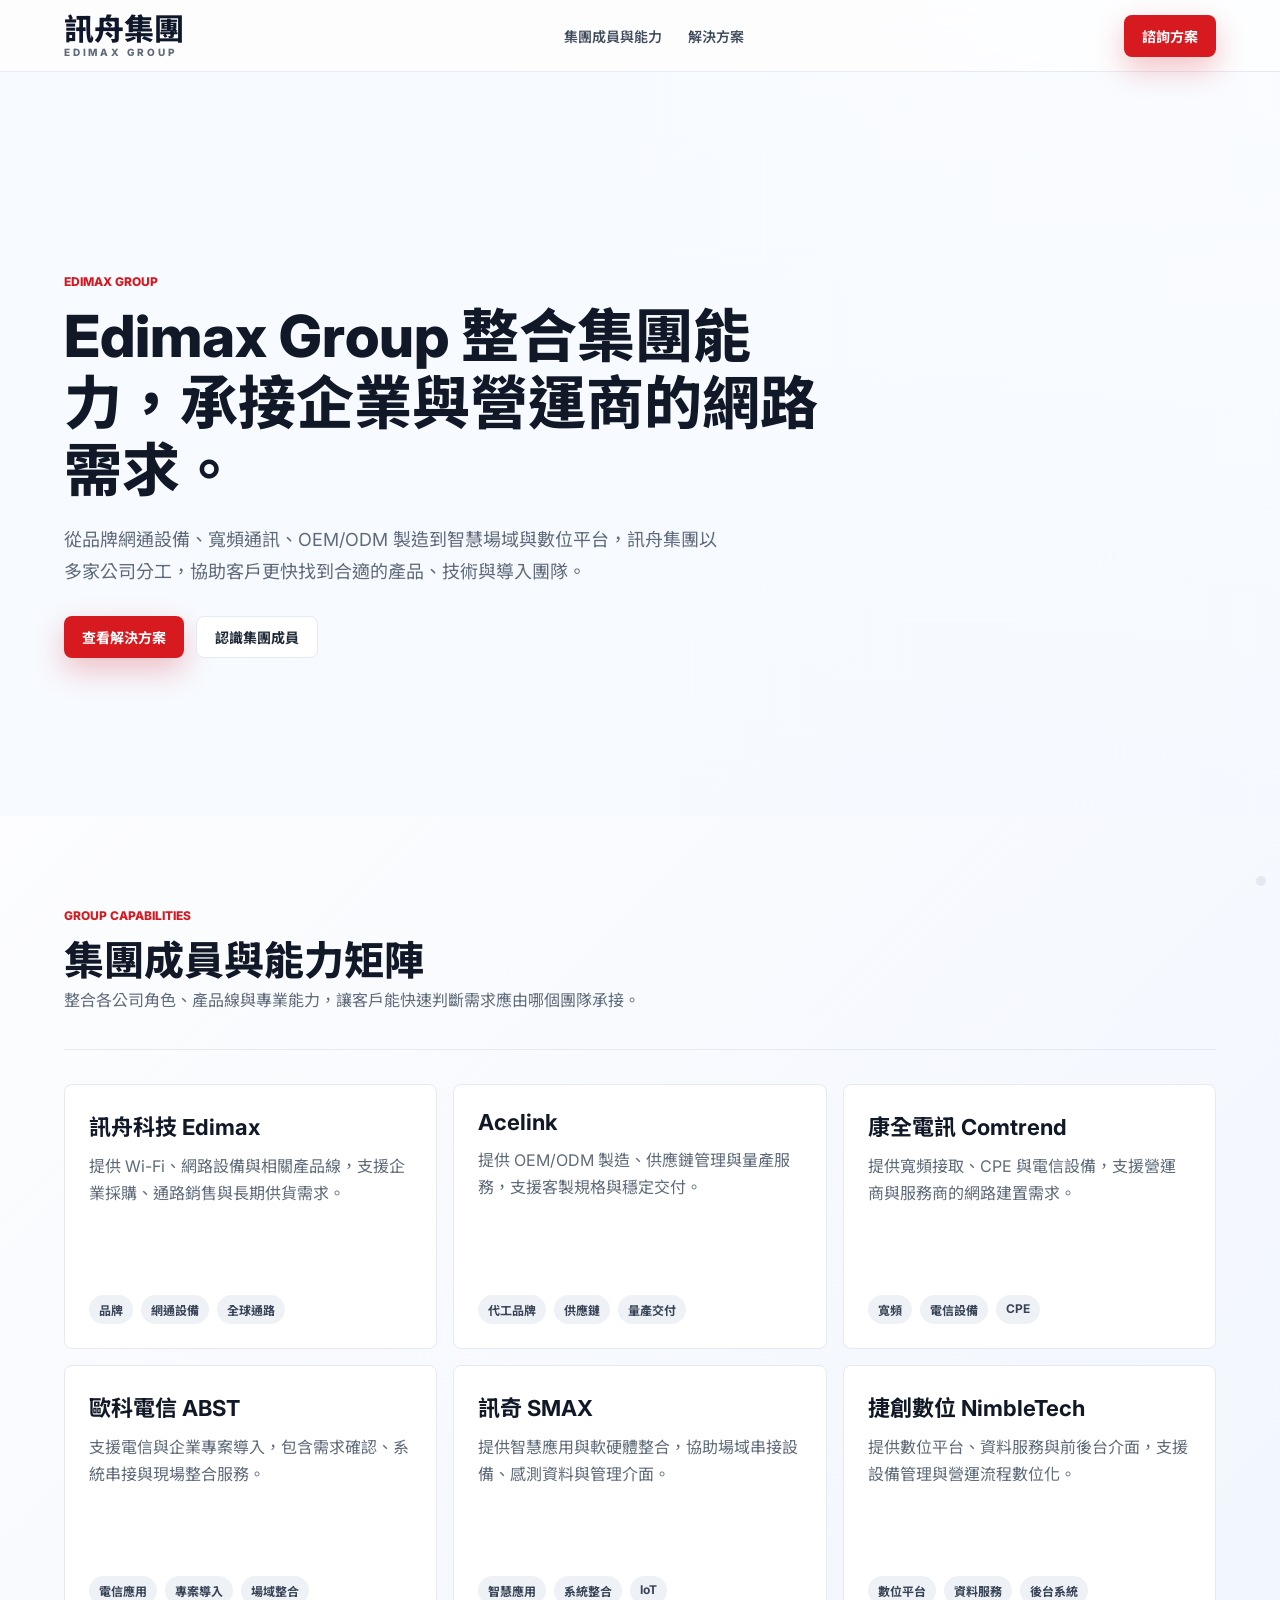
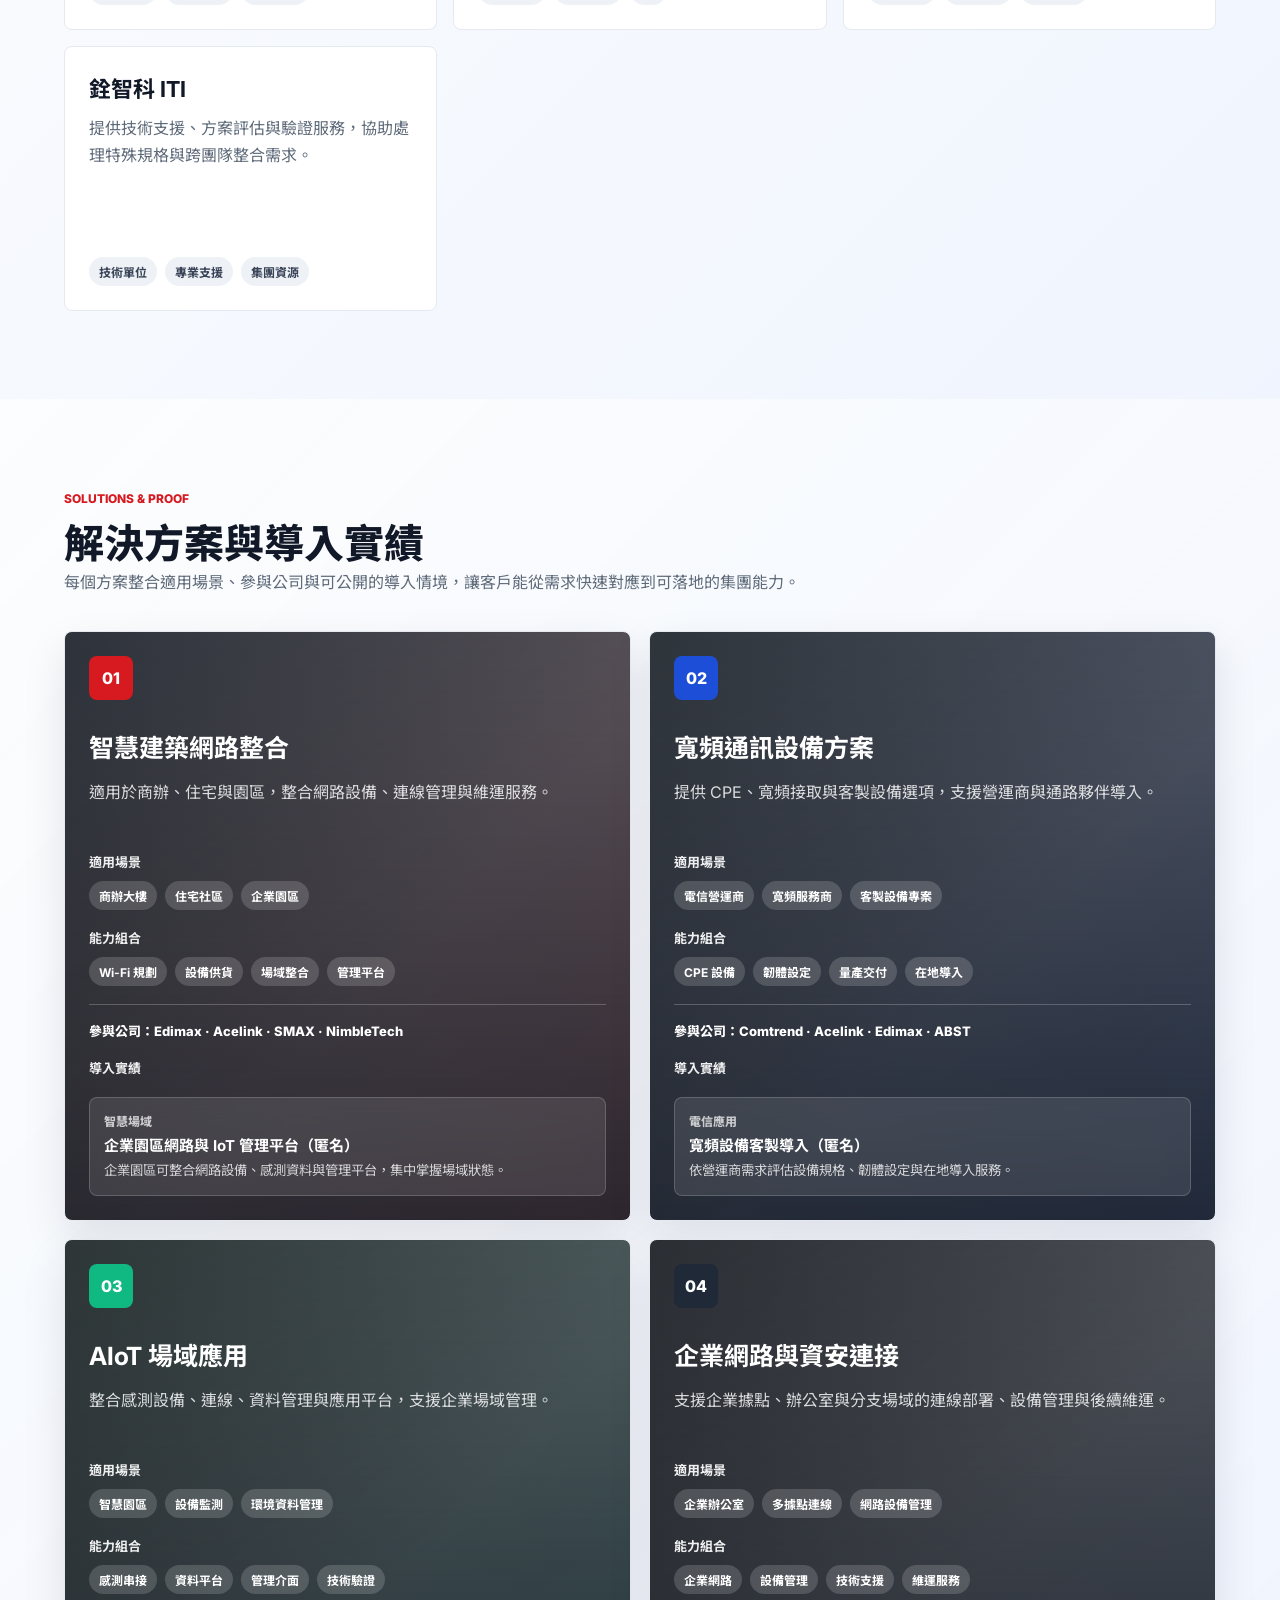
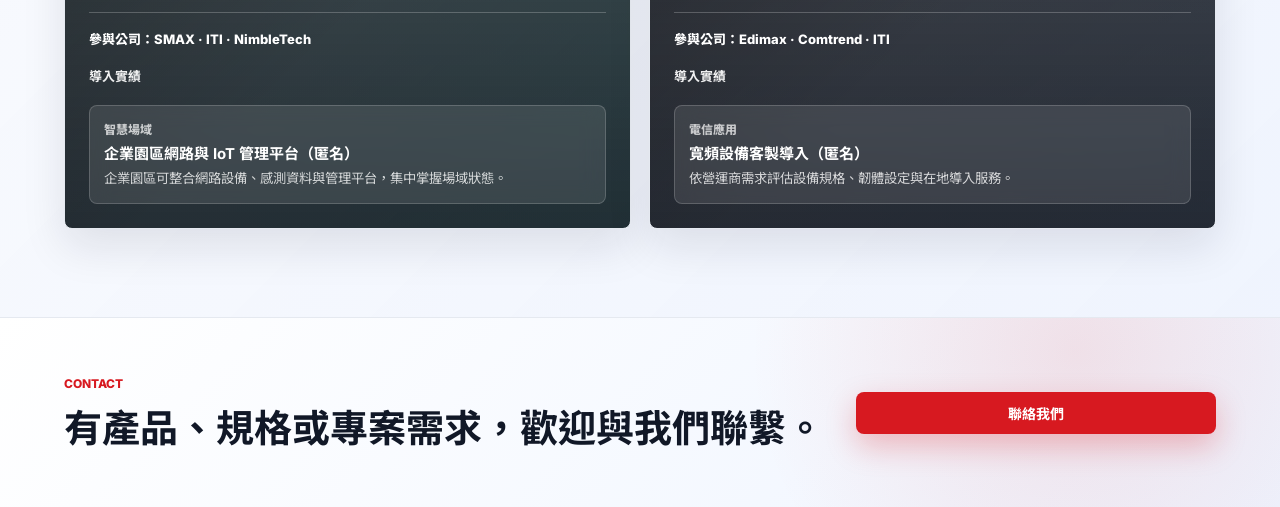
<file: index.html>
<!doctype html>
<html lang="zh-Hant">
  <head>
    <meta charset="UTF-8" />
    <meta name="viewport" content="width=device-width, initial-scale=1.0" />
    <title>Edimax Group | 集團解決方案入口網站</title>
    <link rel="preconnect" href="https://fonts.googleapis.com" />
    <link rel="preconnect" href="https://fonts.gstatic.com" crossorigin />
    <link
      href="https://fonts.googleapis.com/css2?family=Inter:wght@400;500;600;700;800&family=Noto+Sans+TC:wght@400;500;600;700;800&display=swap"
      rel="stylesheet"
    />
    <link rel="stylesheet" href="styles.css" />
  </head>
  <body>
    <header class="site-header">
      <a class="brand" href="#top" aria-label="Edimax Group">
        <span class="brand-mark">訊舟集團</span>
        <span class="brand-submark">EDIMAX GROUP</span>
      </a>
      <nav class="main-nav" aria-label="主要導覽">
        <a href="#companies">集團成員與能力</a>
        <a href="#solutions">解決方案</a>
      </nav>
      <a class="header-action" href="#contact">諮詢方案</a>
    </header>
    <a class="secret-admin-link" href="admin.html" aria-label="前往後台管理系統" title="後台管理"></a>

    <main id="top">
      <section class="hero">
        <div class="hero-copy">
          <span id="heroEyebrow" class="eyebrow">Edimax Group</span>
          <h1 id="heroTitle">Edimax Group 整合集團能力，承接企業與營運商的網路需求。</h1>
          <p id="heroSummary">
            從品牌網通設備、寬頻通訊、OEM/ODM 製造到智慧場域與數位平台，訊舟集團以多家公司分工，協助客戶更快找到合適的產品、技術與導入團隊。
          </p>
          <div class="hero-actions">
            <a id="primaryCta" class="primary-button" href="#solutions">查看解決方案</a>
            <a id="secondaryCta" class="secondary-button" href="#companies">認識集團成員</a>
          </div>
        </div>
      </section>

      <section id="companies" class="section muted">
        <div class="section-heading compact">
          <span id="companiesEyebrow" class="eyebrow">Group Capabilities</span>
          <h2 id="companiesTitle">集團成員與能力矩陣</h2>
          <p id="companiesSummary">整合各公司角色、產品線與專業能力，讓客戶能快速判斷需求應由哪個團隊承接。</p>
        </div>
        <div id="matrix" class="matrix-block">
          <div id="companyMatrix" class="matrix-grid" aria-live="polite"></div>
        </div>
      </section>

      <section id="solutions" class="section muted">
        <div class="section-heading compact">
          <span id="solutionsEyebrow" class="eyebrow">Solutions & Proof</span>
          <h2 id="solutionsTitle">解決方案與導入實績</h2>
          <p id="solutionsSummary">
            每個方案整合適用場景、參與公司與可公開的導入情境，讓客戶能從需求快速對應到可落地的集團能力。
          </p>
        </div>
        <div id="solutionGrid" class="solution-grid" aria-live="polite"></div>
      </section>

      <section id="contact" class="contact-band">
        <div>
          <span id="contactEyebrow" class="eyebrow">Contact</span>
          <h2 id="contactTitle">有產品、規格或專案需求，歡迎與我們聯繫。</h2>
        </div>
        <div id="contactLinks" class="contact-links" aria-live="polite"></div>
      </section>
    </main>

    <script src="cms-data.js"></script>
    <script src="cms-contacts-data.js"></script>
    <script src="cms-store.js"></script>
    <script src="script.js"></script>
  </body>
</html>
</file>
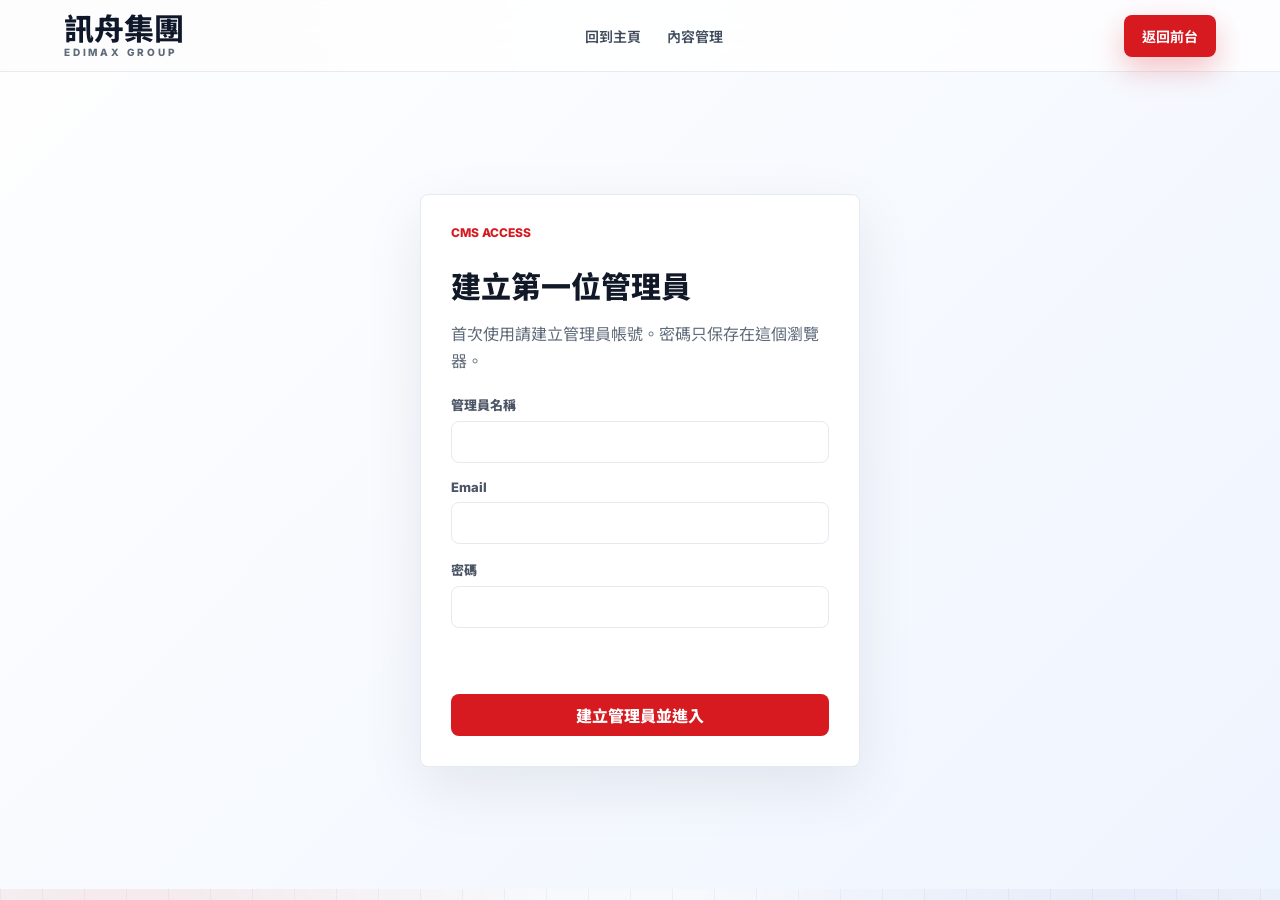
<file: admin.html>
<!doctype html>
<html lang="zh-Hant">
  <head>
    <meta charset="UTF-8" />
    <meta name="viewport" content="width=device-width, initial-scale=1.0" />
    <title>Edimax Group | 後台管理系統</title>
    <link rel="preconnect" href="https://fonts.googleapis.com" />
    <link rel="preconnect" href="https://fonts.gstatic.com" crossorigin />
    <link
      href="https://fonts.googleapis.com/css2?family=Inter:wght@400;500;600;700;800&family=Noto+Sans+TC:wght@400;500;600;700;800&display=swap"
      rel="stylesheet"
    />
    <link rel="stylesheet" href="styles.css" />
  </head>
  <body>
    <header class="site-header">
      <a class="brand" href="index.html" aria-label="返回集團網站">
        <span class="brand-mark">訊舟集團</span>
        <span class="brand-submark">EDIMAX GROUP</span>
      </a>
      <nav class="main-nav" aria-label="後台導覽">
        <a href="index.html#matrix">回到主頁</a>
        <a href="#admin">內容管理</a>
      </nav>
      <a class="header-action" href="index.html">返回前台</a>
    </header>

    <main>
      <section id="authGate" class="auth-section">
        <form id="authForm" class="auth-card">
          <span class="eyebrow">CMS Access</span>
          <h1 id="authTitle">後台登入</h1>
          <p id="authDescription">請使用管理帳號登入後台。</p>
          <label id="authNameField" hidden>
            <span>管理員名稱</span>
            <input id="authNameInput" type="text" autocomplete="name" />
          </label>
          <label>
            <span>Email</span>
            <input id="authEmailInput" type="email" autocomplete="username" required />
          </label>
          <label>
            <span>密碼</span>
            <input id="authPasswordInput" type="password" autocomplete="current-password" minlength="8" required />
          </label>
          <div id="authMessage" class="form-message" aria-live="polite"></div>
          <button id="authSubmitButton" type="submit">登入</button>
        </form>
      </section>

      <section id="adminApp" hidden>
      <section id="admin" class="section admin-section">
        <div class="section-heading compact">
          <span class="eyebrow">CMS Preview</span>
          <h2>簡易後台管理系統</h2>
          <p>第一版以內容維護為主，讓集團網站可以持續更新，而不是一次性形象頁。</p>
        </div>
        <div class="admin-shell">
          <aside class="admin-menu" aria-label="內容分類">
            <strong>CMS</strong>
            <button class="active" type="button" data-collection="pageSettings">首頁設定</button>
            <button type="button" data-collection="companies">公司資料</button>
            <button type="button" data-collection="solutions">解決方案</button>
            <button type="button" data-collection="cases">合作案例</button>
            <button type="button" data-collection="contacts">聯絡我們</button>
          </aside>
          <div class="admin-main">
            <div class="admin-topbar">
              <div>
                <strong id="adminTitle">公司資料</strong>
                <span id="adminSummary">已發布 0 · 草稿 0</span>
              </div>
              <div class="admin-account-actions">
                <span id="currentUserLabel"></span>
                <button id="manageUsersButton" type="button" class="ghost-button">帳號管理</button>
                <button id="logoutButton" type="button" class="ghost-button">登出</button>
                <button id="newContentButton" type="button">新增內容</button>
              </div>
            </div>
            <div class="admin-workspace">
              <form id="contentForm" class="admin-form">
                <input type="hidden" id="contentId" />
                <div class="form-grid">
                  <label>
                    <span>標題</span>
                    <input id="titleInput" type="text" required />
                  </label>
                  <label data-field="eyebrow">
                    <span>眉標</span>
                    <input id="eyebrowInput" type="text" />
                  </label>
                  <label data-field="shortName">
                    <span>短名稱</span>
                    <input id="shortNameInput" type="text" />
                  </label>
                  <label data-field="type">
                    <span>案例類型</span>
                    <input id="typeInput" type="text" />
                  </label>
                  <label data-field="accent">
                    <span>色彩</span>
                    <select id="accentInput">
                      <option value="red">紅色</option>
                      <option value="blue">藍色</option>
                      <option value="green">綠色</option>
                      <option value="dark">深色</option>
                    </select>
                  </label>
                  <label data-field="displayStatus">
                    <span>展示狀態</span>
                    <input id="displayStatusInput" type="text" />
                  </label>
                  <label data-field="primaryCtaLabel">
                    <span>主要按鈕文字</span>
                    <input id="primaryCtaLabelInput" type="text" />
                  </label>
                  <label data-field="primaryCtaHref">
                    <span>主要按鈕連結</span>
                    <input id="primaryCtaHrefInput" type="text" />
                  </label>
                  <label data-field="secondaryCtaLabel">
                    <span>次要按鈕文字</span>
                    <input id="secondaryCtaLabelInput" type="text" />
                  </label>
                  <label data-field="secondaryCtaHref">
                    <span>次要按鈕連結</span>
                    <input id="secondaryCtaHrefInput" type="text" />
                  </label>
                  <label data-field="email">
                    <span>Email</span>
                    <input id="emailInput" type="email" />
                  </label>
                  <label data-field="department">
                    <span>部門／用途</span>
                    <input id="departmentInput" type="text" />
                  </label>
                  <label class="wide" data-field="logo">
                    <span>Logo 路徑</span>
                    <input id="logoInput" type="text" />
                  </label>
                  <label class="wide" data-field="url">
                    <span>公司官網連結</span>
                    <input id="urlInput" type="url" placeholder="https://www.example.com/" />
                    <small>填寫後前台「集團成員與能力矩陣」整張公司卡片可點擊；留空則維持一般卡片。</small>
                  </label>
                  <label class="wide">
                    <span id="summaryLabel">摘要</span>
                    <textarea id="summaryInput" rows="4" required></textarea>
                  </label>
                  <label class="wide" data-field="tags">
                    <span>標籤，用逗號分隔</span>
                    <input id="tagsInput" type="text" />
                  </label>
                  <label class="wide" data-field="scenarios">
                    <span>適用場景，用逗號分隔</span>
                    <input id="scenariosInput" type="text" />
                  </label>
                  <label class="wide" data-field="capabilities">
                    <span>能力組合，用逗號分隔</span>
                    <input id="capabilitiesInput" type="text" />
                  </label>
                  <label class="wide" data-field="participants">
                    <span>參與公司，用逗號分隔</span>
                    <input id="participantsInput" type="text" />
                  </label>
                  <label class="wide" data-field="relatedCases">
                    <span>關聯案例 ID，用逗號分隔</span>
                    <input id="relatedCasesInput" type="text" />
                  </label>
                  <label class="wide" data-field="relatedSolutions">
                    <span>關聯解決方案 ID，用逗號分隔</span>
                    <input id="relatedSolutionsInput" type="text" />
                  </label>
                  <label class="wide" data-field="image">
                    <span>底圖路徑</span>
                    <input id="imageInput" type="text" />
                  </label>
                  <label class="wide" data-field="background">
                    <span>案例背景 CSS</span>
                    <input id="backgroundInput" type="text" />
                  </label>
                  <label class="checkbox-line" data-field="featured">
                    <input id="featuredInput" type="checkbox" />
                    <span>設為主要案例</span>
                  </label>
                  <label class="checkbox-line" data-field="publicVisible">
                    <input id="publicVisibleInput" type="checkbox" />
                    <span>案例可公開顯示</span>
                  </label>
                  <label class="checkbox-line" data-field="anonymous">
                    <input id="anonymousInput" type="checkbox" />
                    <span>案例以匿名方式呈現</span>
                  </label>
                  <label data-field="companiesEyebrow">
                    <span>集團成員眉標</span>
                    <input id="companiesEyebrowInput" type="text" />
                  </label>
                  <label data-field="companiesTitle">
                    <span>集團成員標題</span>
                    <input id="companiesTitleInput" type="text" />
                  </label>
                  <label class="wide" data-field="companiesSummary">
                    <span>集團成員說明</span>
                    <textarea id="companiesSummaryInput" rows="3"></textarea>
                  </label>
                  <label data-field="solutionsEyebrow">
                    <span>方案區眉標</span>
                    <input id="solutionsEyebrowInput" type="text" />
                  </label>
                  <label data-field="solutionsTitle">
                    <span>方案區標題</span>
                    <input id="solutionsTitleInput" type="text" />
                  </label>
                  <label class="wide" data-field="solutionsSummary">
                    <span>方案區說明</span>
                    <textarea id="solutionsSummaryInput" rows="3"></textarea>
                  </label>
                  <label data-field="contactEyebrow">
                    <span>聯絡區眉標</span>
                    <input id="contactEyebrowInput" type="text" />
                  </label>
                  <label data-field="contactTitle">
                    <span>聯絡區標題</span>
                    <input id="contactTitleInput" type="text" />
                  </label>
                  <label class="checkbox-line">
                    <input id="publishedInput" type="checkbox" />
                    <span id="publishedLabel">發布到前台</span>
                  </label>
                </div>
                <div id="formMessage" class="form-message" aria-live="polite"></div>
                <div class="form-actions">
                  <button type="submit">儲存內容</button>
                  <button id="cancelEditButton" type="button" class="ghost-button">取消編輯</button>
                </div>
              </form>
              <div class="admin-table" role="table" aria-label="後台內容列表">
                <div class="admin-row header" role="row">
                  <span>內容</span><span>補充資訊</span><span>狀態</span><span>操作</span>
                </div>
                <div id="contentRows"></div>
              </div>
            </div>
          </div>
        </div>
      </section>
      </section>

      <dialog id="accountDialog" class="account-dialog">
        <div class="dialog-heading">
          <div>
            <span class="eyebrow">Access Control</span>
            <h2>帳號與權限</h2>
          </div>
          <button id="closeAccountDialogButton" type="button" class="icon-button" aria-label="關閉">×</button>
        </div>
        <form id="accountForm" class="account-form">
          <label>
            <span>使用者名稱</span>
            <input id="accountNameInput" type="text" required />
          </label>
          <label>
            <span>Email</span>
            <input id="accountEmailInput" type="email" required />
          </label>
          <label>
            <span>密碼</span>
            <input id="accountPasswordInput" type="password" minlength="8" required />
          </label>
          <label>
            <span>角色</span>
            <select id="accountRoleInput">
              <option value="editor">編輯者</option>
              <option value="admin">管理員</option>
            </select>
          </label>
          <div id="accountMessage" class="form-message" aria-live="polite"></div>
          <button type="submit">建立帳號</button>
        </form>
        <div id="accountRows" class="account-rows"></div>
      </dialog>
    </main>
    <script src="cms-data.js"></script>
    <script src="cms-contacts-data.js"></script>
    <script src="cms-store.js"></script>
    <script src="admin-auth.js"></script>
    <script src="admin-cms.js"></script>
  </body>
</html>
</file>
<file: styles.css>
:root {
  --brand-red: #d71920;
  --brand-red-dark: #a40f18;
  --ink: #111827;
  --muted: #5f6b7a;
  --line: #e5e9f0;
  --soft: #f5f7fa;
  --blue: #1d4ed8;
  --green: #10b981;
  --panel: #ffffff;
  --deep: #1f2937;
  --shadow: 0 20px 60px rgba(17, 24, 39, 0.08);
  --grid-line: rgba(29, 78, 216, 0.055);
  --hero-image: linear-gradient(135deg, #eff6ff, #ffffff);
}

* {
  box-sizing: border-box;
}

[hidden] {
  display: none !important;
}

html {
  scroll-behavior: smooth;
}

body {
  margin: 0;
  color: var(--ink);
  background:
    linear-gradient(var(--grid-line) 1px, transparent 1px),
    linear-gradient(90deg, var(--grid-line) 1px, transparent 1px),
    radial-gradient(circle at 10% 10%, rgba(215, 25, 32, 0.08), transparent 30%),
    radial-gradient(circle at 88% 18%, rgba(29, 78, 216, 0.1), transparent 34%),
    #f7f9fc;
  background-size: 42px 42px, 42px 42px, auto, auto, auto;
  font-family: "Inter", "Noto Sans TC", sans-serif;
  letter-spacing: 0;
}

a {
  color: inherit;
  text-decoration: none;
}

.site-header {
  position: sticky;
  top: 0;
  z-index: 20;
  display: grid;
  grid-template-columns: auto 1fr auto;
  gap: 28px;
  align-items: center;
  padding: 14px clamp(20px, 5vw, 72px);
  border-bottom: 1px solid rgba(229, 233, 240, 0.9);
  background: rgba(255, 255, 255, 0.88);
  backdrop-filter: blur(18px);
}

.site-header::after {
  display: none;
}

.brand {
  display: inline-grid;
  gap: 3px;
  color: #0f172a;
  line-height: 1;
}

.brand-mark {
  font-size: 30px;
  font-weight: 800;
  letter-spacing: 0;
}

.brand-submark {
  color: #5f6b7a;
  font-size: 10px;
  font-weight: 800;
  letter-spacing: 0.28em;
}

.main-nav {
  display: flex;
  justify-content: center;
  gap: 26px;
  font-size: 14px;
  font-weight: 600;
  color: #3f4b5c;
}

.main-nav a {
  padding: 8px 0;
}

.main-nav a:hover {
  color: var(--brand-red);
}

.header-action,
.primary-button,
.secondary-button {
  display: inline-flex;
  align-items: center;
  justify-content: center;
  min-height: 42px;
  padding: 0 18px;
  border-radius: 8px;
  font-weight: 700;
  font-size: 14px;
  white-space: nowrap;
}

.header-action,
.primary-button {
  color: #ffffff;
  background: var(--brand-red);
  box-shadow: 0 12px 30px rgba(215, 25, 32, 0.26);
}

.secondary-button {
  color: var(--deep);
  border: 1px solid var(--line);
  background: #ffffff;
}

.secret-admin-link {
  position: fixed;
  right: 14px;
  bottom: 14px;
  z-index: 30;
  width: 10px;
  height: 10px;
  border-radius: 50%;
  background: rgba(95, 107, 122, 0.24);
  opacity: 0.45;
  transition:
    opacity 160ms ease,
    transform 160ms ease,
    background 160ms ease;
}

.secret-admin-link:hover,
.secret-admin-link:focus-visible {
  background: var(--brand-red);
  opacity: 1;
  outline: none;
  transform: scale(1.7);
}

.hero {
  position: relative;
  isolation: isolate;
  overflow: hidden;
  display: grid;
  grid-template-columns: minmax(0, 1fr);
  gap: clamp(36px, 6vw, 86px);
  align-items: center;
  min-height: calc(92vh - 84px);
  padding: clamp(50px, 7vw, 88px) clamp(20px, 5vw, 72px) 48px;
  /* 更換 Hero 底圖時只需調整 --hero-image，前兩層固定漸層會維持標題區可讀性。 */
  background:
    linear-gradient(90deg, rgba(247, 250, 255, 0.98) 0%, rgba(247, 250, 255, 0.94) 46%, rgba(247, 250, 255, 0.78) 72%, rgba(247, 250, 255, 0.66) 100%),
    linear-gradient(180deg, rgba(255, 255, 255, 0.84) 0%, rgba(238, 246, 255, 0.78) 100%),
    var(--hero-image);
  background-position: center;
  background-size: cover;
}

.hero-copy {
  max-width: 760px;
}

.eyebrow {
  display: inline-flex;
  margin-bottom: 14px;
  color: var(--brand-red);
  font-size: 12px;
  font-weight: 800;
  text-transform: uppercase;
}

h1,
h2,
h3,
p {
  margin-top: 0;
}

h1 {
  max-width: 760px;
  margin-bottom: 20px;
  font-size: clamp(36px, 4.8vw, 58px);
  line-height: 1.16;
  font-weight: 800;
}

.hero p {
  max-width: 660px;
  margin-bottom: 28px;
  color: var(--muted);
  font-size: 18px;
  line-height: 1.78;
}

.hero-actions {
  display: flex;
  flex-wrap: wrap;
  gap: 12px;
}

.network-grid {
  display: grid;
  grid-template-columns: repeat(2, minmax(0, 1fr));
  gap: 16px;
}

.section {
  padding: 88px clamp(20px, 5vw, 72px);
}

.section.muted {
  background:
    linear-gradient(135deg, rgba(255, 255, 255, 0.72), rgba(238, 244, 255, 0.8)),
    var(--soft);
}

.section-heading {
  display: grid;
  grid-template-columns: minmax(260px, 0.52fr) minmax(300px, 0.48fr);
  gap: 28px;
  align-items: end;
  margin-bottom: 34px;
}

.section-heading.compact {
  display: block;
  max-width: 760px;
}

.section-heading h2 {
  margin-bottom: 0;
  font-size: clamp(28px, 3.2vw, 40px);
  line-height: 1.22;
  font-weight: 800;
}

.section-heading p {
  margin-bottom: 0;
  color: var(--muted);
  font-size: 16px;
  line-height: 1.8;
}

.matrix-grid {
  display: grid;
  grid-template-columns: repeat(3, minmax(0, 1fr));
  gap: 16px;
}

.matrix-block {
  margin-top: 34px;
  padding-top: 34px;
  border-top: 1px solid var(--line);
}

.company-card,
.solution-card,
.case-card {
  border: 1px solid var(--line);
  border-radius: 8px;
  background: var(--panel);
}

.company-card {
  display: flex;
  flex-direction: column;
  align-items: flex-start;
  min-height: 265px;
  padding: 24px;
  color: var(--ink);
}

.company-card.linked {
  cursor: pointer;
  transition:
    border-color 160ms ease,
    box-shadow 160ms ease,
    transform 160ms ease;
}

.company-card.linked:hover,
.company-card.linked:focus-visible {
  border-color: rgba(215, 25, 32, 0.35);
  box-shadow: 0 16px 42px rgba(17, 24, 39, 0.08);
}

.company-card h3 {
  margin-bottom: 12px;
  font-size: 22px;
}

.company-card p {
  min-height: 84px;
  color: var(--muted);
  line-height: 1.7;
}

.tag-row {
  display: flex;
  flex-wrap: wrap;
  gap: 8px;
}

.company-card .tag-row {
  margin-top: auto;
}

.tag-row span {
  padding: 6px 10px;
  border-radius: 999px;
  color: #394457;
  background: #eef2f7;
  font-size: 12px;
  font-weight: 700;
}

.tag-row.light span {
  color: #ffffff;
  background: rgba(255, 255, 255, 0.16);
}

.featured .tag-row span {
  color: #ffffff;
  background: rgba(255, 255, 255, 0.16);
}

.solution-grid {
  display: grid;
  grid-template-columns: repeat(2, minmax(0, 1fr));
  gap: 18px;
  margin-top: 32px;
}

.solution-card {
  position: relative;
  isolation: isolate;
  overflow: hidden;
  display: grid;
  align-content: space-between;
  min-height: 520px;
  padding: 24px;
  color: #ffffff;
  background:
    linear-gradient(180deg, rgba(8, 13, 22, 0.62), rgba(8, 13, 22, 0.84)),
    var(--solution-image, linear-gradient(135deg, #111827, #374151));
  background-position: center;
  background-size: cover;
  box-shadow: 0 18px 44px rgba(17, 24, 39, 0.1);
}

.solution-card::after {
  position: absolute;
  inset: 0;
  z-index: -1;
  background: linear-gradient(135deg, rgba(0, 0, 0, 0.36), transparent 58%);
  content: "";
}

.solution-card > * {
  position: relative;
  z-index: 1;
}

.solution-icon {
  display: inline-flex;
  align-items: center;
  justify-content: center;
  width: 44px;
  height: 44px;
  margin-bottom: 32px;
  border-radius: 8px;
  color: #ffffff;
  background: var(--brand-red);
  font-weight: 800;
}

.solution-icon.blue {
  background: var(--blue);
}

.solution-icon.green {
  background: var(--green);
}

.solution-icon.dark {
  background: var(--deep);
}

.solution-card h3 {
  margin-bottom: 12px;
  font-size: 25px;
  line-height: 1.35;
}

.solution-card p {
  color: rgba(255, 255, 255, 0.82);
  line-height: 1.75;
}

.solution-card-main {
  max-width: 680px;
}

.solution-detail {
  display: grid;
  gap: 18px;
  margin-top: 30px;
}

.solution-detail strong,
.related-cases > strong {
  display: block;
  margin-bottom: 10px;
  color: rgba(255, 255, 255, 0.92);
  font-size: 13px;
}

.participants {
  margin-top: 0;
  padding-top: 16px;
  border-top: 1px solid rgba(255, 255, 255, 0.22);
  color: #ffffff;
  font-size: 13px;
  font-weight: 800;
}

.related-cases {
  display: grid;
  gap: 10px;
}

.related-cases.empty {
  padding: 12px 0 0;
  border-top: 1px solid rgba(255, 255, 255, 0.18);
  color: rgba(255, 255, 255, 0.72);
  font-size: 13px;
  font-weight: 700;
}

.related-case {
  display: grid;
  gap: 5px;
  padding: 14px;
  border: 1px solid rgba(255, 255, 255, 0.18);
  border-radius: 8px;
  background: rgba(255, 255, 255, 0.1);
  backdrop-filter: blur(10px);
}

.related-case span {
  color: rgba(255, 255, 255, 0.72);
  font-size: 12px;
  font-weight: 800;
}

.related-case b {
  color: #ffffff;
  font-size: 15px;
}

.related-case small {
  color: rgba(255, 255, 255, 0.78);
  line-height: 1.6;
}

.case-layout {
  display: grid;
  grid-template-columns: 1.2fr 0.8fr;
  gap: 16px;
  margin-top: 32px;
}

.case-card {
  position: relative;
  overflow: hidden;
  min-height: 220px;
  padding: 24px;
  background: #ffffff;
}

.case-card.large {
  min-height: 360px;
  color: var(--ink);
  border-color: rgba(29, 78, 216, 0.16);
}

.case-with-bg::before {
  position: absolute;
  inset: 0;
  background:
    linear-gradient(135deg, rgba(255, 255, 255, 0.9), rgba(255, 255, 255, 0.76)),
    var(--case-image, linear-gradient(135deg, #ffffff, #eef4ff));
  background-position: center;
  background-size: cover;
  content: "";
}

.case-with-bg::after {
  position: absolute;
  inset: 0;
  background:
    radial-gradient(circle at 90% 12%, rgba(29, 78, 216, 0.12), transparent 30%),
    radial-gradient(circle at 8% 100%, rgba(215, 25, 32, 0.08), transparent 34%);
  content: "";
}

.case-content {
  position: relative;
  z-index: 1;
}

.case-type {
  display: inline-flex;
  margin-bottom: 36px;
  color: var(--brand-red);
  font-size: 13px;
  font-weight: 800;
}

.large .case-type,
.large p,
.large .case-meta {
  color: var(--muted);
}

.case-card h3 {
  margin-bottom: 14px;
  font-size: 24px;
  line-height: 1.28;
}

.case-card p {
  color: var(--muted);
  line-height: 1.8;
}

.case-meta {
  display: grid;
  gap: 8px;
  margin-top: 56px;
  font-size: 14px;
  font-weight: 700;
}

.case-stack {
  display: grid;
  gap: 16px;
}

.brand-wordmark {
  color: var(--deep);
  font-size: 24px;
  font-weight: 800;
  line-height: 1;
}

.auth-section {
  display: grid;
  min-height: calc(100vh - 83px);
  place-items: center;
  padding: 48px 20px;
  background:
    linear-gradient(135deg, rgba(255, 255, 255, 0.9), rgba(238, 244, 255, 0.9)),
    var(--soft);
}

.auth-card {
  display: grid;
  gap: 16px;
  width: min(100%, 440px);
  padding: 30px;
  border: 1px solid var(--line);
  border-radius: 8px;
  background: #ffffff;
  box-shadow: var(--shadow);
}

.auth-card h1 {
  margin-bottom: 0;
  font-size: 30px;
}

.auth-card p {
  margin-bottom: 4px;
  color: var(--muted);
  line-height: 1.7;
}

.auth-card label,
.account-form label {
  display: grid;
  gap: 7px;
  color: #4b5565;
  font-size: 13px;
  font-weight: 800;
}

.auth-card input,
.account-form input,
.account-form select {
  width: 100%;
  min-height: 42px;
  padding: 9px 11px;
  border: 1px solid var(--line);
  border-radius: 8px;
  color: var(--ink);
  background: #ffffff;
  font: inherit;
}

.auth-card button,
.account-form button {
  min-height: 42px;
  border: 0;
  border-radius: 8px;
  color: #ffffff;
  background: var(--brand-red);
  font: inherit;
  font-weight: 800;
  cursor: pointer;
}

.admin-section {
  background: #ffffff;
}

.admin-shell {
  display: grid;
  grid-template-columns: 210px 1fr;
  overflow: hidden;
  margin-top: 30px;
  border: 1px solid var(--line);
  border-radius: 8px;
  box-shadow: var(--shadow);
}

.admin-menu {
  display: grid;
  align-content: start;
  gap: 8px;
  padding: 20px;
  color: var(--ink);
  border-right: 1px solid var(--line);
  background:
    linear-gradient(180deg, #ffffff, #f8fafc);
}

.admin-menu strong {
  margin-bottom: 18px;
  font-size: 24px;
}

.admin-menu button {
  padding: 11px 12px;
  border: 0;
  border-radius: 8px;
  color: #5f6b7a;
  background: transparent;
  font-family: inherit;
  font-size: 14px;
  font-weight: 700;
  text-align: left;
  cursor: pointer;
}

.admin-menu button.active {
  color: var(--brand-red);
  background: #fff1f2;
}

.admin-main {
  min-width: 0;
  padding: 22px;
  background: #f8fafc;
}

.admin-topbar {
  display: flex;
  justify-content: space-between;
  gap: 14px;
  align-items: center;
  margin-bottom: 18px;
}

.admin-topbar strong,
.admin-topbar span {
  display: block;
}

.admin-topbar span {
  margin-top: 4px;
  color: var(--muted);
  font-size: 14px;
}

.admin-account-actions {
  display: flex;
  flex-wrap: wrap;
  gap: 8px;
  align-items: center;
  justify-content: flex-end;
}

.admin-account-actions #currentUserLabel {
  margin: 0 6px 0 0;
  font-size: 12px;
  font-weight: 700;
}

.admin-topbar button,
.form-actions button,
.row-actions button {
  min-height: 40px;
  padding: 0 16px;
  border: 0;
  border-radius: 8px;
  color: #ffffff;
  background: var(--brand-red);
  font-family: inherit;
  font-weight: 800;
  cursor: pointer;
}

.admin-workspace {
  display: grid;
  grid-template-columns: minmax(290px, 0.42fr) minmax(0, 0.58fr);
  gap: 18px;
  align-items: start;
}

.admin-form {
  padding: 18px;
  border: 1px solid var(--line);
  border-radius: 8px;
  background: #ffffff;
}

.form-grid {
  display: grid;
  grid-template-columns: repeat(2, minmax(0, 1fr));
  gap: 14px;
}

.form-grid label {
  display: grid;
  gap: 7px;
  color: #4b5565;
  font-size: 13px;
  font-weight: 800;
}

.form-grid label[hidden] {
  display: none;
}

.form-grid .wide {
  grid-column: 1 / -1;
}

.form-grid input,
.form-grid select,
.form-grid textarea {
  width: 100%;
  min-height: 40px;
  padding: 9px 11px;
  border: 1px solid var(--line);
  border-radius: 8px;
  color: var(--ink);
  background: #ffffff;
  font: inherit;
  font-size: 14px;
}

.form-grid textarea {
  resize: vertical;
  line-height: 1.6;
}

.checkbox-line {
  display: flex !important;
  grid-column: 1 / -1;
  grid-template-columns: auto 1fr;
  align-items: center;
  gap: 9px !important;
}

.checkbox-line input {
  width: 18px;
  min-height: 18px;
}

.form-message {
  min-height: 22px;
  margin-top: 12px;
  color: var(--muted);
  font-size: 13px;
  font-weight: 700;
}

.form-message[data-type="success"] {
  color: #047857;
}

.form-message[data-type="error"] {
  color: var(--brand-red);
}

.form-actions {
  display: flex;
  flex-wrap: wrap;
  gap: 10px;
  margin-top: 14px;
}

.form-actions .ghost-button,
.row-actions button,
.admin-account-actions .ghost-button {
  color: var(--deep);
  border: 1px solid var(--line);
  background: #ffffff;
}

.admin-table {
  overflow: hidden;
  border: 1px solid var(--line);
  border-radius: 8px;
  background: #ffffff;
}

.admin-row {
  display: grid;
  grid-template-columns: 1.25fr 0.9fr 0.52fr 0.78fr;
  gap: 14px;
  align-items: center;
  min-height: 64px;
  padding: 12px 18px;
  border-bottom: 1px solid var(--line);
  color: #4b5565;
  font-size: 14px;
}

.admin-row strong,
.admin-row small {
  display: block;
}

.admin-row small {
  display: -webkit-box;
  overflow: hidden;
  margin-top: 4px;
  color: var(--muted);
  font-size: 12px;
  line-height: 1.5;
  -webkit-box-orient: vertical;
  -webkit-line-clamp: 2;
}

.admin-row:last-child {
  border-bottom: 0;
}

.admin-row.header {
  min-height: 44px;
  color: #748094;
  background: #f8fafc;
  font-size: 12px;
  font-weight: 800;
}

.status {
  display: inline-flex;
  justify-content: center;
  width: fit-content;
  padding: 5px 10px;
  border-radius: 999px;
  font-size: 12px;
  font-weight: 800;
}

.status.published {
  color: #047857;
  background: #d1fae5;
}

.status.review {
  color: #1d4ed8;
  background: #dbeafe;
}

.status.draft {
  color: #92400e;
  background: #fef3c7;
}

.row-actions {
  display: flex;
  flex-wrap: wrap;
  gap: 8px;
}

.row-actions button {
  min-height: 34px;
  padding: 0 11px;
  font-size: 12px;
}

.empty-state {
  padding: 24px;
  border: 1px dashed var(--line);
  border-radius: 8px;
  color: var(--muted);
  background: #ffffff;
  font-weight: 700;
}

.account-dialog {
  width: min(760px, calc(100% - 32px));
  max-height: calc(100vh - 48px);
  padding: 24px;
  border: 1px solid var(--line);
  border-radius: 8px;
  color: var(--ink);
  background: #ffffff;
  box-shadow: 0 28px 80px rgba(17, 24, 39, 0.22);
}

.account-dialog::backdrop {
  background: rgba(17, 24, 39, 0.46);
}

.dialog-heading {
  display: flex;
  justify-content: space-between;
  gap: 20px;
  align-items: start;
  margin-bottom: 20px;
}

.dialog-heading h2 {
  margin-bottom: 0;
}

.icon-button {
  width: 38px;
  height: 38px;
  border: 1px solid var(--line);
  border-radius: 8px;
  color: var(--deep);
  background: #ffffff;
  font-size: 22px;
  cursor: pointer;
}

.account-form {
  display: grid;
  grid-template-columns: repeat(2, minmax(0, 1fr));
  gap: 14px;
  padding-bottom: 20px;
  border-bottom: 1px solid var(--line);
}

.account-form .form-message,
.account-form button {
  grid-column: 1 / -1;
}

.account-rows {
  display: grid;
  gap: 10px;
  margin-top: 20px;
}

.account-row {
  display: grid;
  grid-template-columns: 1fr auto auto;
  gap: 14px;
  align-items: center;
  padding: 14px;
  border: 1px solid var(--line);
  border-radius: 8px;
}

.account-row strong,
.account-row small {
  display: block;
}

.account-row small {
  margin-top: 5px;
  color: var(--muted);
}

.account-row button {
  min-height: 36px;
  padding: 0 12px;
  border: 1px solid var(--line);
  border-radius: 8px;
  color: var(--deep);
  background: #ffffff;
  font: inherit;
  font-weight: 700;
  cursor: pointer;
}

.account-row button:disabled {
  cursor: not-allowed;
  opacity: 0.45;
}

.contact-band {
  display: flex;
  justify-content: space-between;
  gap: 24px;
  align-items: center;
  padding: 54px clamp(20px, 5vw, 72px);
  color: var(--ink);
  border-top: 1px solid var(--line);
  background:
    radial-gradient(circle at 84% 18%, rgba(215, 25, 32, 0.1), transparent 30%),
    linear-gradient(135deg, #ffffff, #eef4ff);
}

.contact-band h2 {
  max-width: 780px;
  margin-bottom: 0;
  font-size: clamp(26px, 3.2vw, 38px);
  line-height: 1.25;
}

.contact-band .eyebrow {
  color: var(--brand-red);
}

.contact-links {
  display: grid;
  gap: 10px;
  width: min(100%, 360px);
}

.contact-email {
  display: grid;
  gap: 4px;
  padding: 14px 16px;
  border: 1px solid rgba(215, 25, 32, 0.2);
  border-radius: 8px;
  color: var(--deep);
  background: #ffffff;
  box-shadow: 0 12px 30px rgba(17, 24, 39, 0.06);
}

.contact-email strong {
  font-size: 14px;
}

.contact-email span {
  color: var(--brand-red);
  font-size: 13px;
  font-weight: 700;
  overflow-wrap: anywhere;
}

@media (max-width: 1100px) {
  .site-header {
    grid-template-columns: 1fr auto;
  }

  .main-nav {
    display: none;
  }

  .hero,
  .section-heading,
  .case-layout {
    grid-template-columns: 1fr;
  }

  .solution-grid,
  .matrix-grid {
    grid-template-columns: repeat(2, minmax(0, 1fr));
  }

}

@media (max-width: 720px) {
  .site-header {
    position: static;
    padding: 12px 16px;
  }

  .brand-mark {
    font-size: 24px;
  }

  .brand-submark {
    font-size: 8px;
  }

  .header-action {
    min-height: 38px;
    padding: 0 12px;
    font-size: 12px;
  }

  .hero {
    grid-template-columns: 1fr;
    min-height: auto;
    padding: 44px 16px 34px;
  }

  h1 {
    font-size: 34px;
  }

  .hero p {
    font-size: 16px;
  }

  .solution-grid,
  .matrix-grid,
  .admin-shell,
  .admin-row {
    grid-template-columns: 1fr;
  }

  .company-card,
  .solution-card {
    min-height: auto;
  }

  .section {
    padding: 62px 16px;
  }

  .company-card p,
  .solution-card h3 {
    min-height: 0;
  }

  .admin-menu {
    grid-template-columns: repeat(2, minmax(0, 1fr));
  }

  .admin-menu strong {
    grid-column: 1 / -1;
  }

  .admin-row {
    align-items: start;
    padding: 14px;
  }

  .admin-workspace,
  .form-grid,
  .account-form,
  .account-row {
    grid-template-columns: 1fr;
  }

  .admin-topbar {
    align-items: stretch;
    flex-direction: column;
  }

  .admin-account-actions {
    justify-content: flex-start;
  }

  .admin-menu button {
    text-align: center;
  }

  .admin-row.header {
    display: none;
  }

  .contact-band {
    display: grid;
    padding: 44px 16px;
  }

  .contact-links {
    width: 100%;
  }
}
</file>
